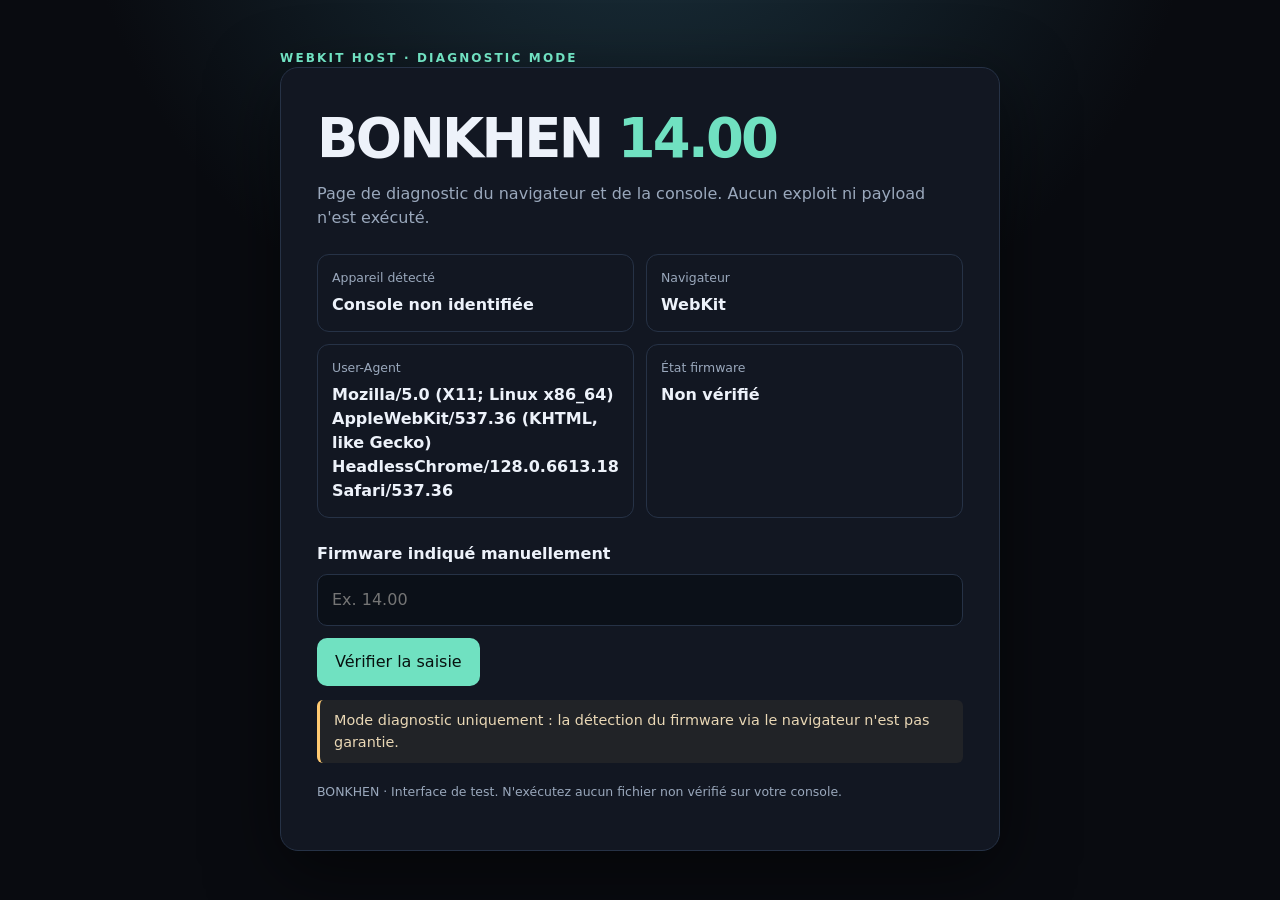
<file: index.html>
<!doctype html>
<html lang="fr">
<head>
  <meta charset="utf-8">
  <meta name="viewport" content="width=device-width, initial-scale=1">
  <meta name="theme-color" content="#090b10">
  <title>BONKHEN 14.00 — Console diagnostics</title>
  <style>
    :root{color-scheme:dark;--bg:#090b10;--panel:#121722;--line:#263246;--text:#edf2fa;--muted:#9aa8bc;--accent:#70e1c1;--warn:#ffca72}
    *{box-sizing:border-box}body{margin:0;background:radial-gradient(circle at 50% -20%,#1c3440 0,transparent 45%),var(--bg);color:var(--text);font:16px/1.5 system-ui,-apple-system,Segoe UI,sans-serif;min-height:100vh;display:grid;place-items:center;padding:24px}
    main{width:min(720px,100%)}.tag{color:var(--accent);font-size:.75rem;letter-spacing:.18em;font-weight:800}.panel{background:var(--panel);border:1px solid var(--line);border-radius:18px;padding:clamp(20px,5vw,36px);box-shadow:0 20px 70px #0008}
    h1{font-size:clamp(2rem,7vw,3.4rem);line-height:1.02;margin:.45rem 0 1rem;letter-spacing:-.05em}p{color:var(--muted)}.grid{display:grid;grid-template-columns:1fr 1fr;gap:12px;margin:24px 0}.item{border:1px solid var(--line);border-radius:12px;padding:14px}.label{display:block;color:var(--muted);font-size:.78rem;margin-bottom:5px}.value{font-weight:650;overflow-wrap:anywhere}
    input{width:100%;padding:13px 14px;border-radius:10px;border:1px solid var(--line);background:#0b1018;color:var(--text);font:inherit;margin-top:8px}button{margin-top:12px;background:var(--accent);color:#07110f;border:0;border-radius:10px;padding:12px 18px;font-weight:800;font:inherit;cursor:pointer}.notice{border-left:3px solid var(--warn);padding:10px 14px;background:#ffca7210;color:#e9d7b5;border-radius:6px;font-size:.9rem}.foot{font-size:.78rem;margin-top:20px}
    @media(max-width:520px){.grid{grid-template-columns:1fr}}
  </style>
</head>
<body>
<main>
  <div class="tag">WEBKIT HOST · DIAGNOSTIC MODE</div>
  <section class="panel">
    <h1>BONKHEN <span style="color:var(--accent)">14.00</span></h1>
    <p>Page de diagnostic du navigateur et de la console. Aucun exploit ni payload n'est exécuté.</p>
    <div class="grid">
      <div class="item"><span class="label">Appareil détecté</span><span class="value" id="device">Analyse…</span></div>
      <div class="item"><span class="label">Navigateur</span><span class="value" id="browser">Analyse…</span></div>
      <div class="item"><span class="label">User-Agent</span><span class="value" id="ua">—</span></div>
      <div class="item"><span class="label">État firmware</span><span class="value" id="firmware">Non vérifié</span></div>
    </div>
    <label for="fw"><strong>Firmware indiqué manuellement</strong></label>
    <input id="fw" inputmode="decimal" placeholder="Ex. 14.00" autocomplete="off">
    <button id="check" type="button">Vérifier la saisie</button>
    <p class="notice" id="status" role="status">Mode diagnostic uniquement : la détection du firmware via le navigateur n'est pas garantie.</p>
    <p class="foot">BONKHEN · Interface de test. N'exécutez aucun fichier non vérifié sur votre console.</p>
  </section>
</main>
<script>
(() => {
  const ua = navigator.userAgent || "";
  const isPS5 = /PlayStation 5|PS5/i.test(ua);
  const isPS4 = /PlayStation 4|PS4/i.test(ua);
  document.getElementById("device").textContent = isPS5 ? "PlayStation 5 (indication UA)" : isPS4 ? "PlayStation 4 (indication UA)" : /PlayStation/i.test(ua) ? "PlayStation (modèle inconnu)" : "Console non identifiée";
  document.getElementById("browser").textContent = /AppleWebKit/i.test(ua) ? "WebKit" : "Navigateur non identifié";
  document.getElementById("ua").textContent = ua || "Indisponible";
  document.getElementById("check").addEventListener("click", () => {
    const value = document.getElementById("fw").value.trim();
    const valid = /^\d{1,2}\.\d{1,2}$/.test(value);
    document.getElementById("firmware").textContent = valid ? value + " (saisi manuellement)" : "Saisie invalide";
    document.getElementById("status").textContent = valid ? "Version enregistrée à titre indicatif. Elle n'a pas été confirmée par le système." : "Entre une version au format 14.00.";
  });
})();
</script>
</body>
</html>
</file>
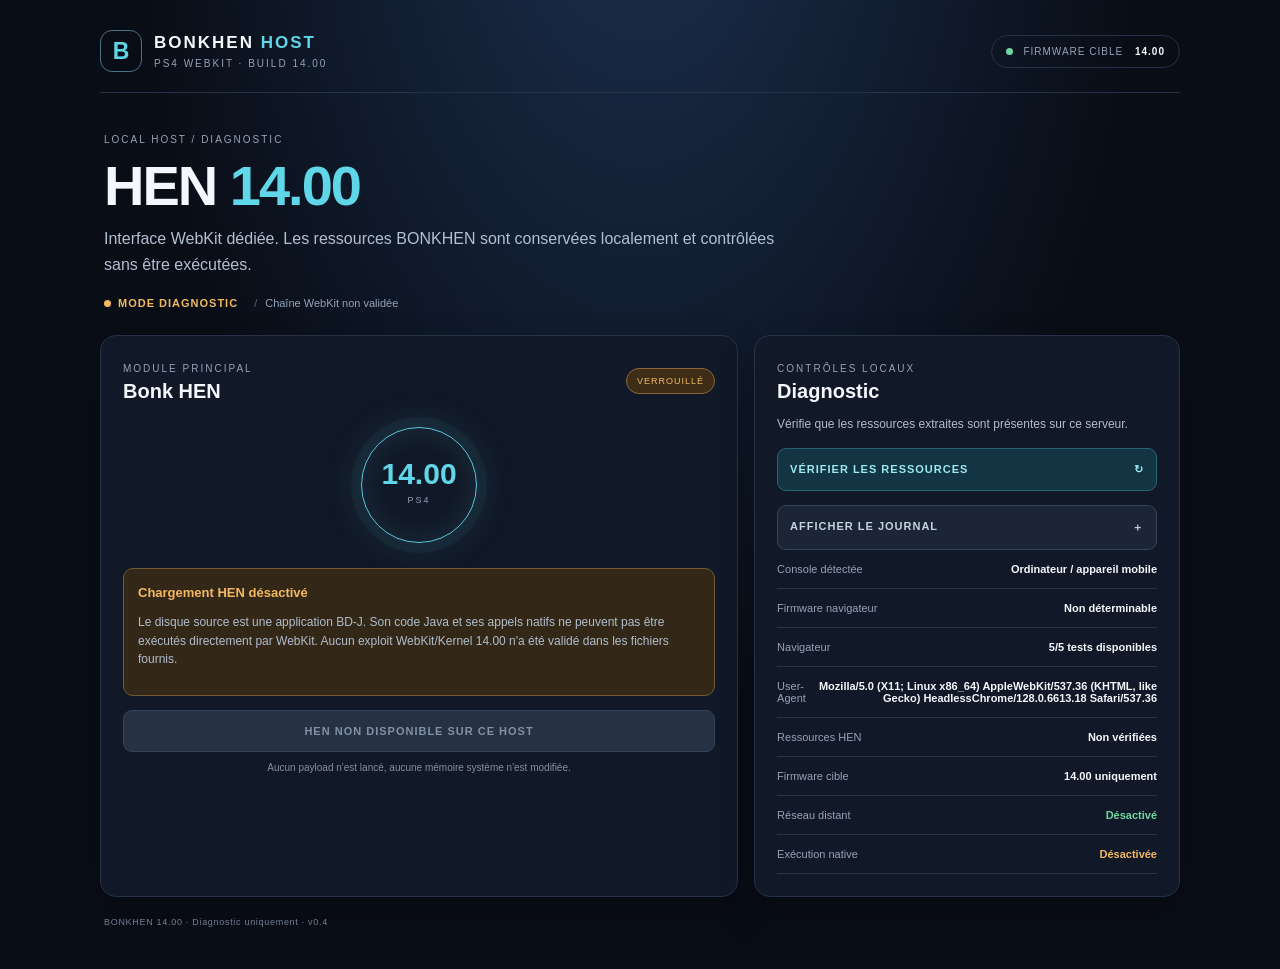
<file: v0.4/index.html>
<!doctype html>
<html lang="fr">
<head>
<meta charset="utf-8"><meta name="viewport" content="width=device-width,initial-scale=1,maximum-scale=1,user-scalable=no">
<meta name="theme-color" content="#090d16"><title>BONKHEN 14.00 — WebKit Host</title>
<link rel="stylesheet" href="style.css">
</head>
<body>
<div class="shell">
<header class="topbar"><div class="brand"><div class="logo">B</div><div><div class="brandname">BONKHEN <span>HOST</span></div><div class="sub">PS4 WEBKIT · BUILD 14.00</div></div></div><div class="target"><i></i> FIRMWARE CIBLE <b>14.00</b></div></header>
<main>
<section class="hero"><div class="eyebrow">LOCAL HOST / DIAGNOSTIC</div><h1>HEN <em>14.00</em></h1><p>Interface WebKit dédiée. Les ressources BONKHEN sont conservées localement et contrôlées sans être exécutées.</p><div class="statusline"><span class="dot amber"></span><b>MODE DIAGNOSTIC</b><span class="sep">/</span><span>Chaîne WebKit non validée</span></div></section>
<section class="grid">
<article class="panel mainpanel"><div class="panelhead"><div><div class="eyebrow">MODULE PRINCIPAL</div><h2>Bonk HEN</h2></div><span class="pill warn">VERROUILLÉ</span></div>
<div class="orb"><div class="orbinner"><span>14.00</span><small>PS4</small></div></div>
<div class="notice"><b>Chargement HEN désactivé</b><p>Le disque source est une application BD-J. Son code Java et ses appels natifs ne peuvent pas être exécutés directement par WebKit. Aucun exploit WebKit/Kernel 14.00 n'a été validé dans les fichiers fournis.</p></div>
<button class="primary" id="launch" disabled aria-disabled="true">HEN NON DISPONIBLE SUR CE HOST</button>
<div class="smallnote">Aucun payload n'est lancé, aucune mémoire système n'est modifiée.</div>
</article>
<article class="panel"><div class="eyebrow">CONTRÔLES LOCAUX</div><h2>Diagnostic</h2><p class="muted">Vérifie que les ressources extraites sont présentes sur ce serveur.</p>
<button class="action" id="check">VÉRIFIER LES RESSOURCES <span>↻</span></button>
<button class="action secondary" id="showlog">AFFICHER LE JOURNAL <span>＋</span></button>
<div class="metric"><span>Console détectée</span><b id="consoleState">Analyse…</b></div>
<div class="metric"><span>Firmware navigateur</span><b id="firmwareState">Non déterminable</b></div>
<div class="metric"><span>Navigateur</span><b id="browserCapabilities">Analyse…</b></div>
<div class="metric"><span>User-Agent</span><b id="browserState" class="ua">Analyse…</b></div>
<div class="metric"><span>Ressources HEN</span><b id="resourceState">Non vérifiées</b></div>
<div class="metric"><span>Firmware cible</span><b>14.00 uniquement</b></div>
<div class="metric"><span>Réseau distant</span><b class="good">Désactivé</b></div>
<div class="metric"><span>Exécution native</span><b class="bad">Désactivée</b></div>
</article>
</section>
<section class="panel logpanel" id="logpanel"><div class="panelhead"><div><div class="eyebrow">CONSOLE</div><h2>Journal système</h2></div><button class="clear" id="clearlog">EFFACER</button></div><pre id="log">[BONKHEN] Host diagnostic initialisé.
[INFO] Firmware cible configuré : PS4 14.00.
[INFO] Aucun appel réseau externe.
[ATTENTION] Le portage BD-J vers WebKit n'est pas réalisé.
[LOCK] Exécution HEN désactivée.</pre></section>
<footer>BONKHEN 14.00 · Diagnostic uniquement · v0.4</footer>
</main></div><script src="app.js"></script></body></html>
</file>
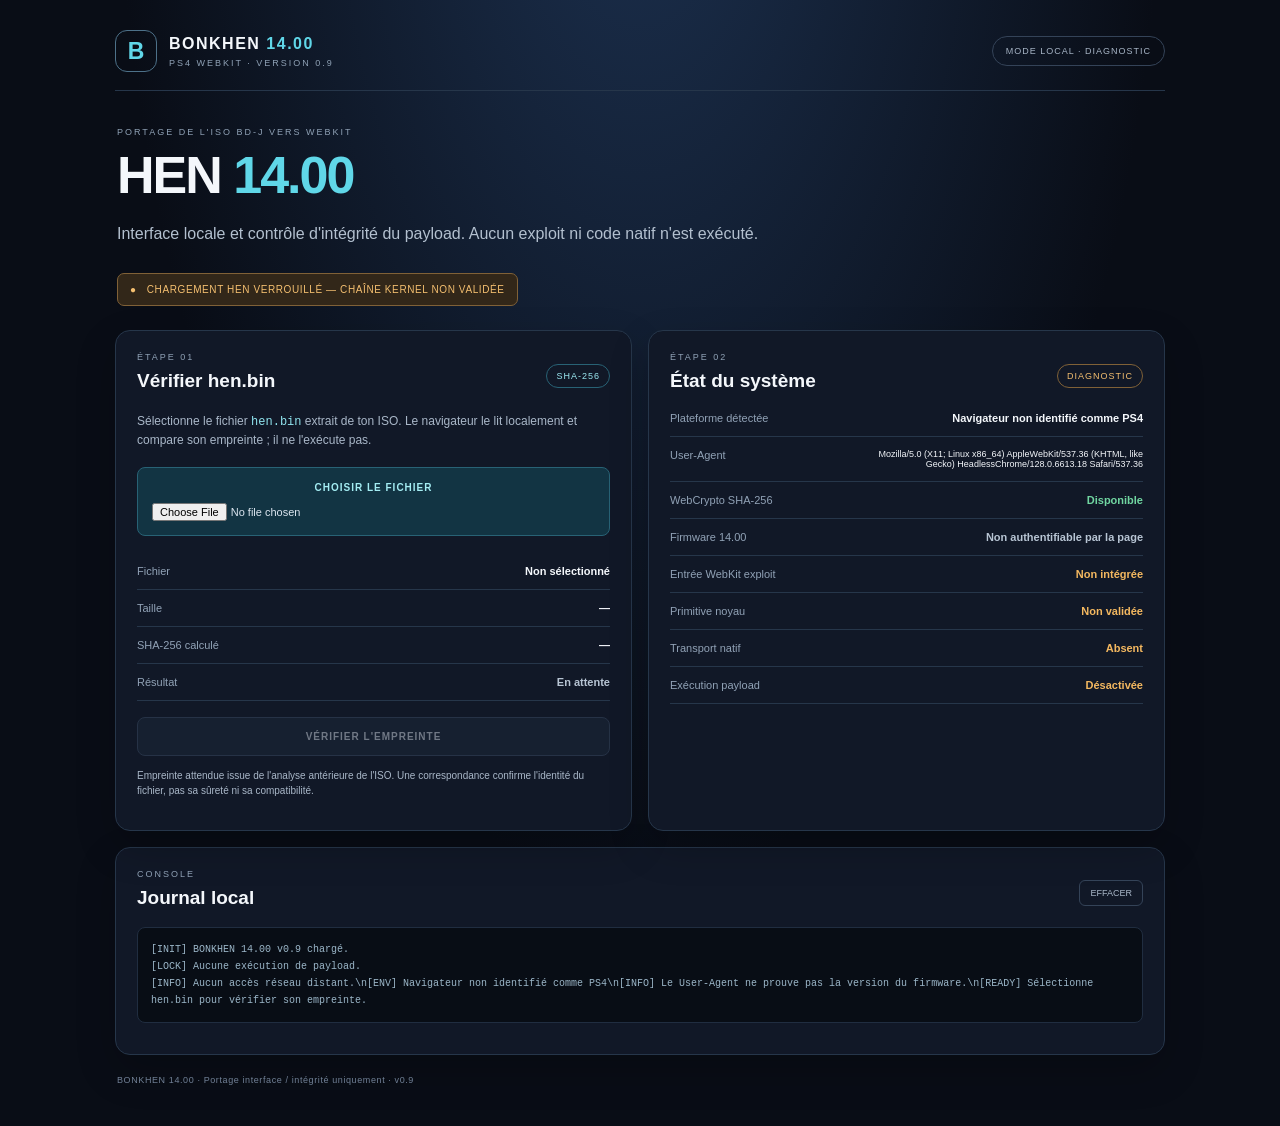
<file: v0.9/index.html>
<!doctype html>
<html lang="fr">
<head>
<meta charset="utf-8">
<meta name="viewport" content="width=device-width,initial-scale=1">
<meta name="theme-color" content="#090d16">
<title>BONKHEN 14.00 — Local Host</title>
<link rel="stylesheet" href="style.css">
</head>
<body>
<div class="shell">
<header><div class="logo">B</div><div><strong>BONKHEN <span>14.00</span></strong><small>PS4 WEBKIT · VERSION 0.9</small></div><div class="target">MODE LOCAL · DIAGNOSTIC</div></header>
<main>
<section class="intro"><p class="eyebrow">PORTAGE DE L'ISO BD-J VERS WEBKIT</p><h1>HEN <em>14.00</em></h1><p>Interface locale et contrôle d'intégrité du payload. Aucun exploit ni code natif n'est exécuté.</p><div class="lock">● &nbsp; CHARGEMENT HEN VERROUILLÉ — CHAÎNE KERNEL NON VALIDÉE</div></section>
<section class="columns">
<article class="panel">
<div class="panelhead"><div><p class="eyebrow">ÉTAPE 01</p><h2>Vérifier hen.bin</h2></div><span class="tag">SHA-256</span></div>
<p class="muted">Sélectionne le fichier <code>hen.bin</code> extrait de ton ISO. Le navigateur le lit localement et compare son empreinte ; il ne l'exécute pas.</p>
<label class="filepick">CHOISIR LE FICHIER<input id="payload" type="file" accept=".bin,application/octet-stream"></label>
<div class="metric"><span>Fichier</span><b id="fileName">Non sélectionné</b></div>
<div class="metric"><span>Taille</span><b id="fileSize">—</b></div>
<div class="metric"><span>SHA-256 calculé</span><b id="hash">—</b></div>
<div class="metric"><span>Résultat</span><b id="integrity" class="neutral">En attente</b></div>
<button id="verify" class="action" disabled>VÉRIFIER L'EMPREINTE</button>
<p class="hint">Empreinte attendue issue de l'analyse antérieure de l'ISO. Une correspondance confirme l'identité du fichier, pas sa sûreté ni sa compatibilité.</p>
</article>
<article class="panel">
<div class="panelhead"><div><p class="eyebrow">ÉTAPE 02</p><h2>État du système</h2></div><span class="tag warn">DIAGNOSTIC</span></div>
<div class="metric"><span>Plateforme détectée</span><b id="platform">Analyse…</b></div>
<div class="metric"><span>User-Agent</span><b id="ua" class="ua">—</b></div>
<div class="metric"><span>WebCrypto SHA-256</span><b id="crypto">Analyse…</b></div>
<div class="metric"><span>Firmware 14.00</span><b class="neutral">Non authentifiable par la page</b></div>
<div class="metric"><span>Entrée WebKit exploit</span><b class="bad">Non intégrée</b></div>
<div class="metric"><span>Primitive noyau</span><b class="bad">Non validée</b></div>
<div class="metric"><span>Transport natif</span><b class="bad">Absent</b></div>
<div class="metric"><span>Exécution payload</span><b class="bad">Désactivée</b></div>
</article>
</section>
<section class="panel logpanel"><div class="panelhead"><div><p class="eyebrow">CONSOLE</p><h2>Journal local</h2></div><button id="clear" class="clear">EFFACER</button></div><pre id="log" aria-live="polite">[INIT] BONKHEN 14.00 v0.9 chargé.
[LOCK] Aucune exécution de payload.
[INFO] Aucun accès réseau distant.</pre></section>
</main>
<footer>BONKHEN 14.00 · Portage interface / intégrité uniquement · v0.9</footer>
</div>
<script src="app.js"></script>
</body></html>
</file>
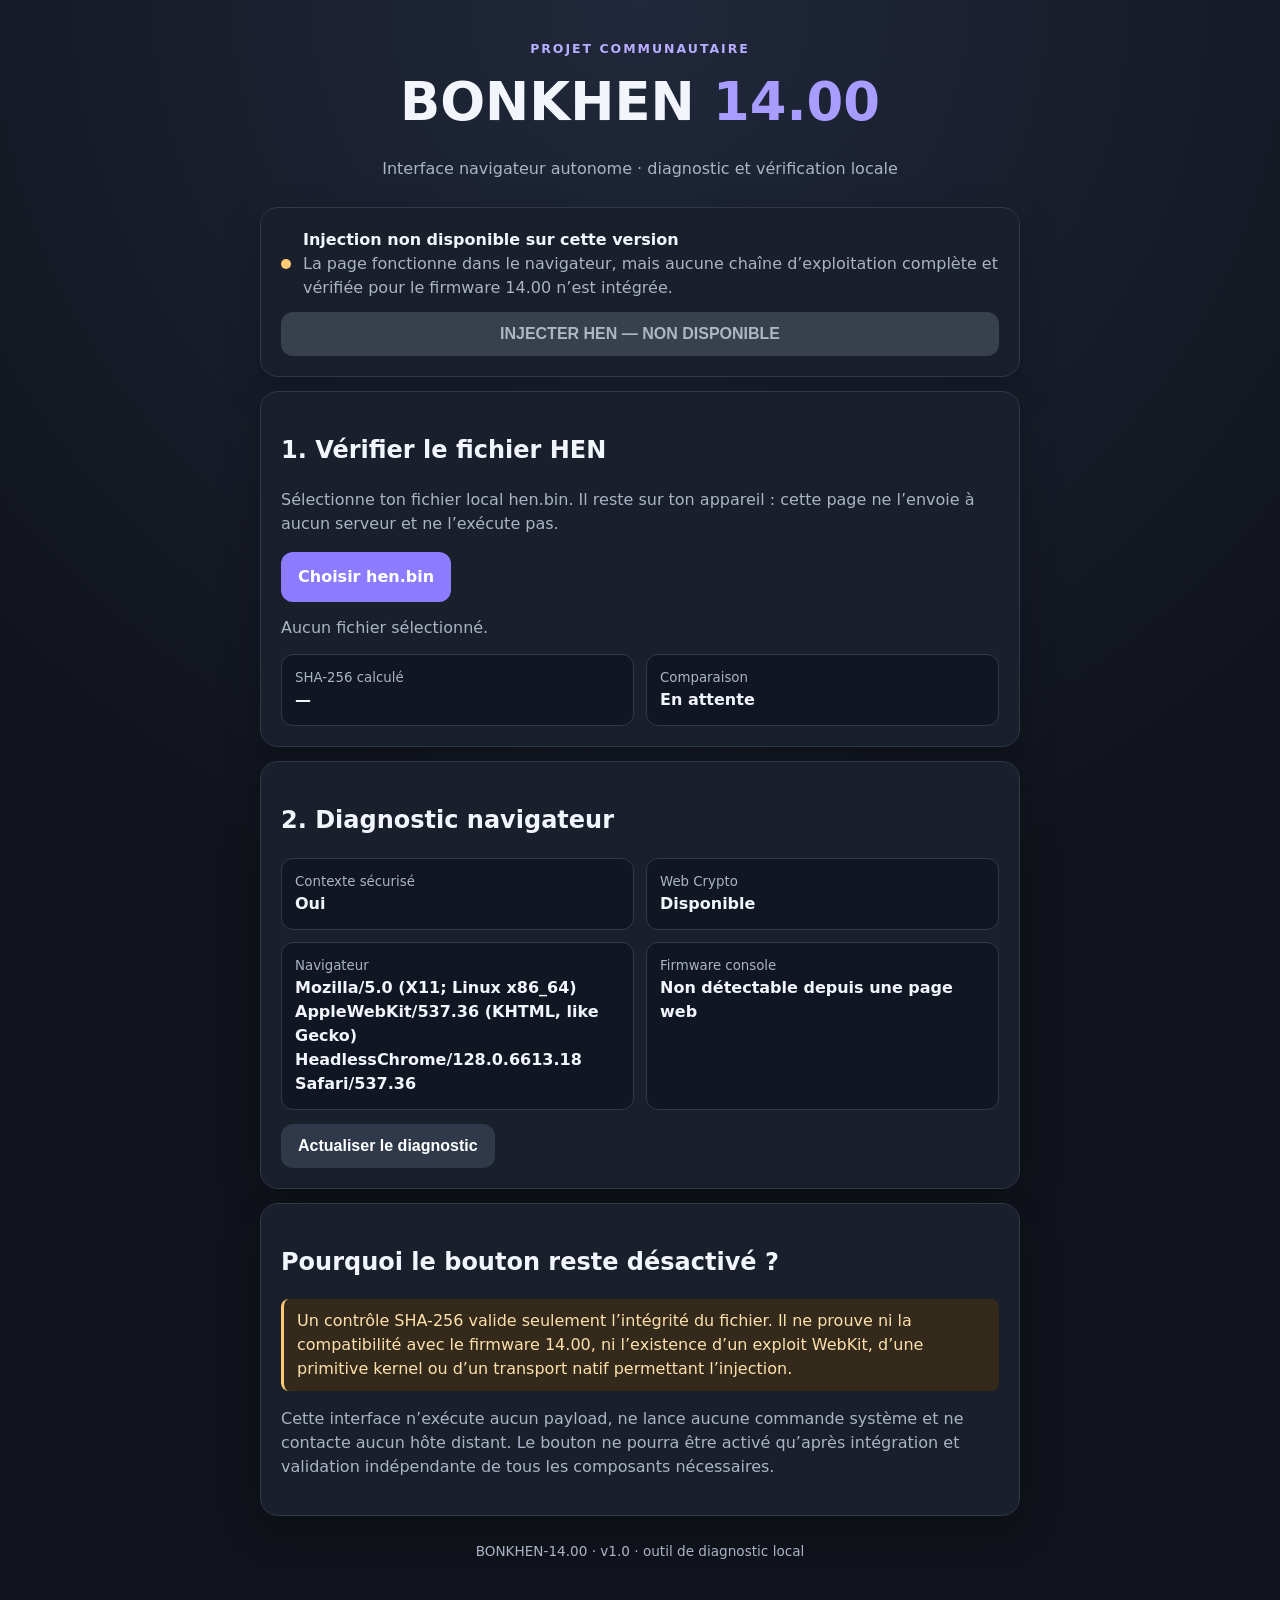
<file: v1.0/index.html>
<!doctype html>
<html lang="fr">
<head>
<meta charset="utf-8">
<meta name="viewport" content="width=device-width,initial-scale=1">
<meta name="theme-color" content="#10131b">
<title>BONKHEN 14.00 — Browser</title>
<style>
:root{color-scheme:dark;--bg:#10131b;--panel:#191f2b;--line:#30394a;--txt:#f2f5fb;--muted:#aab4c5;--accent:#8d7cff;--warn:#ffca73}
*{box-sizing:border-box}body{margin:0;background:radial-gradient(circle at top,#20283b,var(--bg) 55%);color:var(--txt);font:16px/1.5 system-ui,-apple-system,Segoe UI,sans-serif;min-height:100vh;padding:28px 16px}.wrap{max-width:760px;margin:auto}header{text-align:center;margin:12px 0 26px}.tag{color:#b8adff;font-size:.78rem;letter-spacing:.16em;font-weight:800}h1{font-size:clamp(2rem,7vw,3.3rem);margin:.2rem 0}header p,.muted{color:var(--muted)}.panel{background:var(--panel);border:1px solid var(--line);border-radius:18px;padding:20px;margin:14px 0;box-shadow:0 14px 40px #0003}.status{display:flex;gap:12px;align-items:center}.dot{width:10px;height:10px;border-radius:50%;background:var(--warn);flex:none}.status strong{display:block}.grid{display:grid;grid-template-columns:1fr 1fr;gap:12px}.metric{background:#111722;border:1px solid var(--line);padding:13px;border-radius:12px;min-width:0}.metric small{display:block;color:var(--muted)}.metric b{overflow-wrap:anywhere}.actions{display:flex;gap:10px;flex-wrap:wrap;margin-top:14px}button,.filelabel{border:0;border-radius:12px;padding:13px 17px;font-weight:750;font-size:1rem;background:var(--accent);color:white;cursor:pointer}.secondary{background:#30394a}.disabled{background:#39404d;color:#aeb6c3;cursor:not-allowed;width:100%;margin-top:12px}input[type=file]{position:absolute;left:-9999px}.filelabel{display:inline-block}.notice{border-left:3px solid var(--warn);padding:10px 13px;background:#332a1b;border-radius:8px;color:#ffe0ad}.ok{color:#9be6b0}.bad{color:#ffadad}code{overflow-wrap:anywhere;color:#d4ccff}footer{text-align:center;color:var(--muted);font-size:.85rem;margin:25px 0}@media(max-width:520px){.grid{grid-template-columns:1fr}.panel{padding:16px}}
</style>
</head>
<body><main class="wrap">
<header><div class="tag">PROJET COMMUNAUTAIRE</div><h1>BONKHEN <span style="color:#a99cff">14.00</span></h1><p>Interface navigateur autonome · diagnostic et vérification locale</p></header>
<section class="panel"><div class="status"><span class="dot"></span><div><strong>Injection non disponible sur cette version</strong><span class="muted">La page fonctionne dans le navigateur, mais aucune chaîne d’exploitation complète et vérifiée pour le firmware 14.00 n’est intégrée.</span></div></div><button class="disabled" disabled title="Désactivé tant qu'une chaîne complète n'est pas validée">INJECTER HEN — NON DISPONIBLE</button></section>
<section class="panel"><h2>1. Vérifier le fichier HEN</h2><p class="muted">Sélectionne ton fichier local hen.bin. Il reste sur ton appareil : cette page ne l’envoie à aucun serveur et ne l’exécute pas.</p><input id="file" type="file" accept=".bin,application/octet-stream"><label class="filelabel" for="file">Choisir hen.bin</label><div id="fileInfo" class="muted" style="margin-top:14px">Aucun fichier sélectionné.</div><div class="grid" style="margin-top:14px"><div class="metric"><small>SHA-256 calculé</small><b id="hash">—</b></div><div class="metric"><small>Comparaison</small><b id="match">En attente</b></div></div></section>
<section class="panel"><h2>2. Diagnostic navigateur</h2><div class="grid"><div class="metric"><small>Contexte sécurisé</small><b id="secure">—</b></div><div class="metric"><small>Web Crypto</small><b id="crypto">—</b></div><div class="metric"><small>Navigateur</small><b id="ua">—</b></div><div class="metric"><small>Firmware console</small><b>Non détectable depuis une page web</b></div></div><div class="actions"><button id="diag" class="secondary">Actualiser le diagnostic</button></div></section>
<section class="panel"><h2>Pourquoi le bouton reste désactivé ?</h2><div class="notice">Un contrôle SHA-256 valide seulement l’intégrité du fichier. Il ne prouve ni la compatibilité avec le firmware 14.00, ni l’existence d’un exploit WebKit, d’une primitive kernel ou d’un transport natif permettant l’injection.</div><p class="muted">Cette interface n’exécute aucun payload, ne lance aucune commande système et ne contacte aucun hôte distant. Le bouton ne pourra être activé qu’après intégration et validation indépendante de tous les composants nécessaires.</p></section>
<footer>BONKHEN-14.00 · v1.0 · outil de diagnostic local</footer>
</main>
<script>
'use strict';
const EXPECTED='29ec095fbede651e29954de43411599093138791e62105aaee6fdced58edec06';
const $=id=>document.getElementById(id);
function diagnostic(){
 $('secure').textContent=window.isSecureContext?'Oui':'Non (HTTPS requis pour Web Crypto)';
 $('crypto').textContent=!!(window.crypto&&crypto.subtle)?'Disponible':'Indisponible';
 $('ua').textContent=navigator.userAgent;
}
$('diag').addEventListener('click',diagnostic);
$('file').addEventListener('change',async e=>{
 const f=e.target.files&&e.target.files[0];$('hash').textContent='—';$('match').textContent='Calcul…';
 if(!f){$('fileInfo').textContent='Aucun fichier sélectionné.';$('match').textContent='En attente';return}
 $('fileInfo').textContent=f.name+' · '+f.size.toLocaleString('fr-FR')+' octets';
 if(!crypto.subtle){$('hash').textContent='Web Crypto indisponible';$('match').textContent='Impossible';return}
 try{
  const digest=await crypto.subtle.digest('SHA-256',await f.arrayBuffer());
  const hex=Array.from(new Uint8Array(digest),b=>b.toString(16).padStart(2,'0')).join('');
  $('hash').textContent=hex;
  const valid=hex===EXPECTED;
  $('match').textContent=valid?'Correspondance avec la référence':'Ne correspond pas';
  $('match').className=valid?'ok':'bad';
 }catch(err){$('hash').textContent='Erreur de lecture';$('match').textContent=String(err)}
});
diagnostic();
</script></body></html>
</file>
<file: v0.4/style.css>
*{box-sizing:border-box}
html,body{margin:0;min-height:100%;background:#090d16;color:#f4f7fb;font-family:Arial,Helvetica,sans-serif}
body{padding:22px;background-image:radial-gradient(ellipse at 50% -20%,#1c3150 0%,#090d16 56%)}
.shell{max-width:1080px;margin:0 auto}
.topbar{display:flex;align-items:center;justify-content:space-between;border-bottom:1px solid #253247;padding:8px 0 20px}
.brand{display:flex;align-items:center}.logo{width:42px;height:42px;line-height:40px;text-align:center;border:1px solid #4d7189;border-radius:12px;color:#60d7e8;font-size:23px;font-weight:900;margin-right:12px}
.brandname{font-weight:900;letter-spacing:2px;font-size:17px}.brandname span{color:#60d7e8}.sub,.eyebrow{font-size:10px;letter-spacing:2px;color:#94a3b8;margin-top:5px}
.target{border:1px solid #253247;border-radius:30px;padding:10px 14px;font-size:10px;letter-spacing:1px;color:#94a3b8}.target i,.dot{display:inline-block;width:7px;height:7px;background:#70d6a1;border-radius:50%;margin-right:7px}.target b{color:#f4f7fb;margin-left:8px}
.hero{padding:36px 4px 26px}.hero h1{font-size:56px;letter-spacing:-2px;margin:8px 0}.hero h1 em{font-style:normal;color:#60d7e8}.hero p{max-width:680px;color:#b2c0d1;line-height:1.6;margin:0}.statusline{margin-top:20px;font-size:11px;color:#94a3b8;display:flex;align-items:center}.statusline b{color:#f4b860;letter-spacing:1px;margin-right:8px}.statusline .sep{margin:0 8px;color:#53647a}.dot.amber{background:#f4b860}
.grid{display:flex;align-items:stretch;margin:0 -8px}.grid>.panel{margin:0 8px;width:50%}.grid>.mainpanel{width:60%}.grid>.panel:not(.mainpanel){width:40%}.panel{background:#111827;border:1px solid #253247;border-radius:16px;padding:22px;box-shadow:0 16px 40px #0003}
.panelhead{display:flex;justify-content:space-between;align-items:center}.panel h2{font-size:20px;margin:6px 0 0}.pill{font-size:9px;letter-spacing:1px;padding:7px 10px;border-radius:30px}.warn{color:#f4b860;border:1px solid #8a6738;background:#3d2d17}
.orb{height:165px;text-align:center;padding-top:24px}.orbinner{width:116px;height:116px;margin:0 auto;border-radius:60px;border:1px solid #58c9dc;box-shadow:0 0 0 10px #60d7e80b,0 0 45px #60d7e822,inset 0 0 30px #60d7e81c;padding-top:29px}.orbinner span{display:block;font-size:30px;font-weight:800;color:#60d7e8}.orbinner small{display:block;font-size:9px;letter-spacing:2px;color:#94a3b8;margin-top:4px}
.notice{border:1px solid #755b35;background:#332818;border-radius:10px;padding:14px}.notice b{color:#f4b860;font-size:13px}.notice p,.muted{font-size:12px;line-height:1.55;color:#b1bdcc}
.primary,.action{display:block;width:100%;border-radius:9px;padding:14px 12px;font-weight:800;letter-spacing:1px;font-size:11px;margin-top:14px}.primary{background:#263243;color:#8291a4;border:1px solid #344358;cursor:not-allowed}.smallnote{font-size:10px;color:#8190a3;text-align:center;margin-top:10px}
.action{background:#123443;color:#9ce9f2;border:1px solid #286275;cursor:pointer;text-align:left}.action span{float:right}.action.secondary{background:#1b2535;color:#c8d3e0;border-color:#34445a}
.metric{display:flex;justify-content:space-between;padding:13px 0;border-bottom:1px solid #253247;font-size:11px;color:#94a3b8}.metric b{color:#f4f7fb;text-align:right}.metric .good{color:#70d6a1}.metric .bad{color:#f4b860}
.logpanel{margin-top:16px;display:none}.logpanel.visible{display:block}.clear{background:transparent;border:1px solid #253247;color:#94a3b8;padding:7px 10px;border-radius:7px;font-size:9px}
pre{white-space:pre-wrap;word-wrap:break-word;background:#080d15;border:1px solid #202d40;border-radius:9px;padding:14px;color:#9bb6c8;font-size:11px;line-height:1.7;min-height:100px}
footer{display:flex;justify-content:space-between;padding:20px 4px;color:#718096;font-size:9px;letter-spacing:.7px}button:focus{outline:2px solid #60d7e8;outline-offset:3px}
@media(max-width:720px){body{padding:14px}.grid{display:block;margin:0}.grid>.panel,.grid>.mainpanel,.grid>.panel:not(.mainpanel){width:100%;margin:0 0 14px}.target{font-size:0}.target b{font-size:11px}.hero{padding-top:28px}.hero h1{font-size:42px}.panel{padding:17px}footer{display:block}}
</file>
<file: v0.9/style.css>
*{box-sizing:border-box}html,body{margin:0;min-height:100%;background:#090d16;color:#f4f7fb;font-family:Arial,Helvetica,sans-serif}body{padding:22px;background-image:radial-gradient(ellipse at 50% -20%,#1c3150 0%,#090d16 58%)}.shell{max-width:1050px;margin:auto}header{display:flex;align-items:center;gap:12px;border-bottom:1px solid #26364a;padding:8px 0 18px}.logo{width:42px;height:42px;display:grid;place-items:center;border:1px solid #4d7189;border-radius:12px;color:#60d7e8;font-size:23px;font-weight:900}header strong{font-size:16px;letter-spacing:1.5px}header strong span{color:#60d7e8}header small{display:block;color:#8fa1b5;font-size:9px;letter-spacing:2px;margin-top:5px}.target{margin-left:auto;border:1px solid #344358;border-radius:20px;padding:9px 13px;color:#a8b6c7;font-size:9px;letter-spacing:1px}.intro{padding:36px 2px 24px}.eyebrow{font-size:9px;letter-spacing:2px;color:#8fa1b5;margin:0 0 8px}.intro h1{font-size:52px;letter-spacing:-2px;margin:0 0 10px}.intro h1 em{font-style:normal;color:#60d7e8}.intro>p:not(.eyebrow){color:#b3c0cf;line-height:1.6;max-width:650px}.lock{display:inline-block;margin-top:10px;border:1px solid #806137;background:#322719;color:#f4bf70;border-radius:7px;padding:10px 12px;font-size:10px;letter-spacing:.6px}.columns{display:grid;grid-template-columns:1fr 1fr;gap:16px}.panel{background:#111827;border:1px solid #26364a;border-radius:15px;padding:21px;box-shadow:0 16px 40px #0003}.panelhead{display:flex;justify-content:space-between;align-items:center}.panel h2{font-size:19px;margin:0 0 8px}.tag{border:1px solid #286275;color:#9ce9f2;padding:6px 9px;border-radius:20px;font-size:9px;letter-spacing:1px}.tag.warn{border-color:#806137;color:#f4bf70}.muted,.hint{color:#a9b7c8;font-size:12px;line-height:1.55}.filepick{display:block;background:#123443;border:1px solid #286275;color:#a4edf3;text-align:center;padding:14px;border-radius:8px;font-size:10px;font-weight:bold;letter-spacing:1px;cursor:pointer;margin:17px 0}.filepick input{display:block;width:100%;margin-top:10px;color:#dce6f0;font-size:11px;letter-spacing:0}code{color:#8fe3ed}.metric{display:flex;justify-content:space-between;gap:12px;padding:12px 0;border-bottom:1px solid #26364a;font-size:11px;color:#91a2b6}.metric b{color:#f4f7fb;text-align:right;overflow-wrap:anywhere;max-width:62%}.good{color:#70d6a1!important}.bad{color:#f4b860!important}.neutral{color:#b8c5d4!important}.hash{font-family:monospace;font-size:9px}.ua{font-size:9px;font-weight:normal!important}.action{width:100%;margin-top:16px;padding:13px;background:#1d2a3c;border:1px solid #40536c;border-radius:8px;color:#e4edf7;font-weight:bold;font-size:10px;letter-spacing:1px}.action:disabled{opacity:.45}.hint{font-size:10px;margin-top:12px}.logpanel{margin-top:16px}.clear{background:transparent;border:1px solid #344358;color:#a9b7c8;padding:7px 10px;border-radius:6px;font-size:9px}pre{white-space:pre-wrap;overflow-wrap:anywhere;background:#080d15;border:1px solid #202d40;border-radius:8px;padding:13px;color:#9bb6c8;font-size:10px;line-height:1.7;min-height:95px}footer{padding:20px 2px;color:#718096;font-size:9px;letter-spacing:.6px}@media(max-width:700px){body{padding:13px}.intro{padding-top:27px}.intro h1{font-size:42px}.columns{grid-template-columns:1fr}.panel{padding:17px}.target{font-size:0}.target:after{content:'LOCAL';font-size:9px}}
</file>
